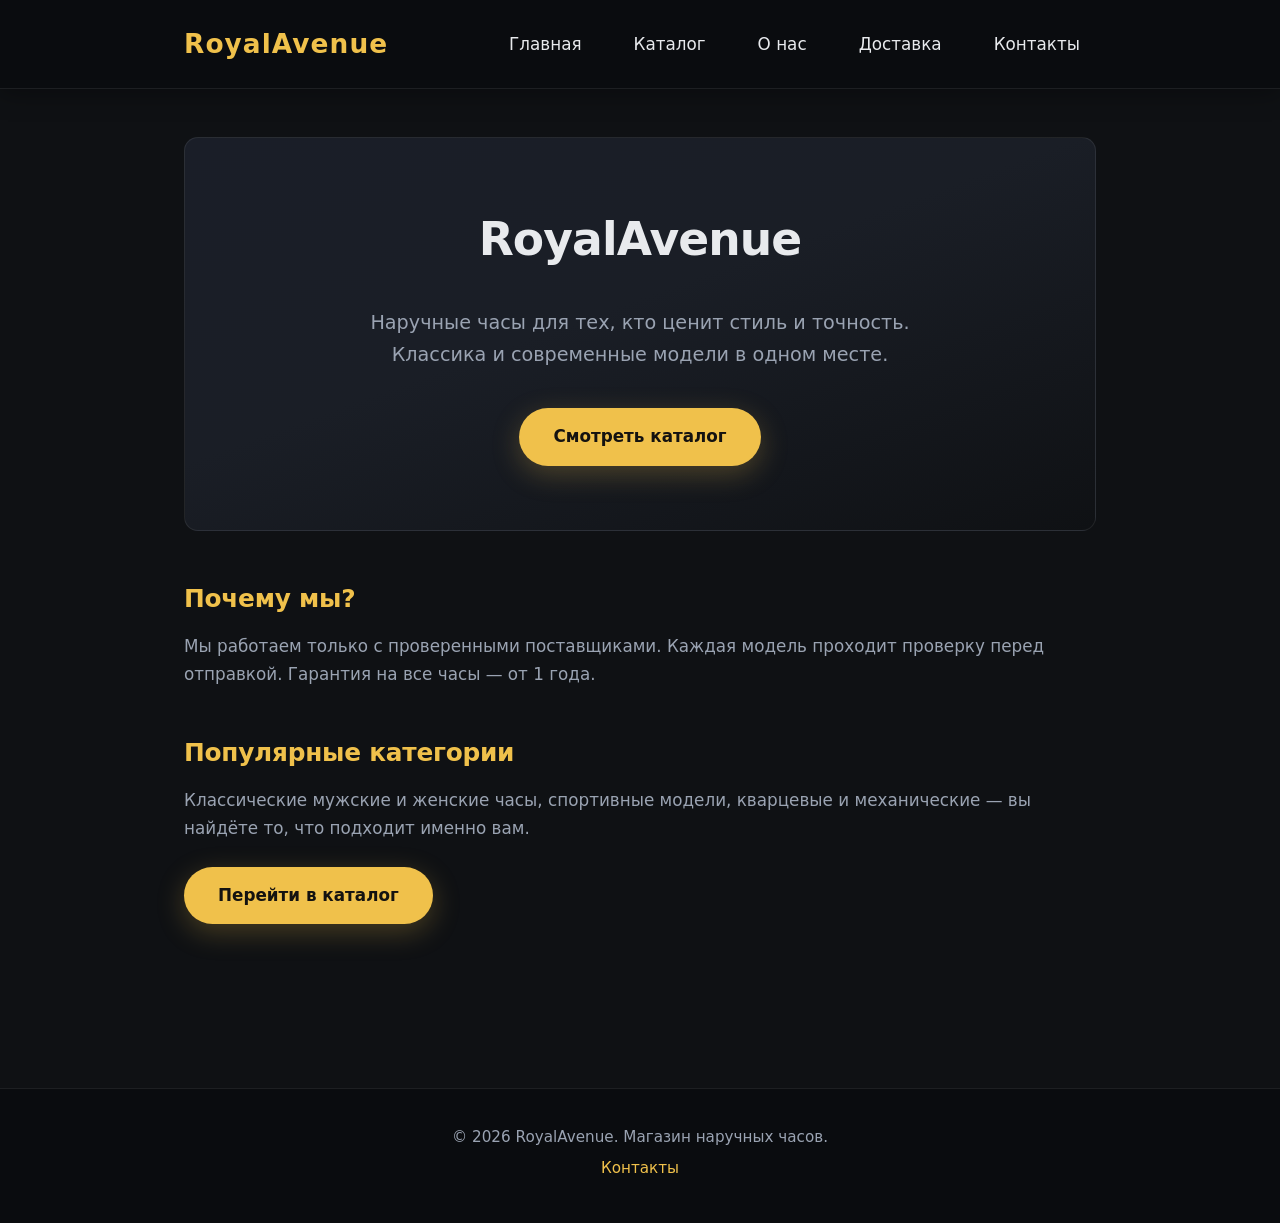
<file: index.html>
<!DOCTYPE html>
<html lang="ru">
<head>
  <meta charset="UTF-8">
  <meta name="viewport" content="width=device-width, initial-scale=1.0">
  <title>RoyalAvenue — Магазин наручных часов</title>
  <link rel="stylesheet" href="styles.css">
</head>
<body>
  <header>
    <div class="container">
      <a href="index.html" class="logo">RoyalAvenue</a>
      <nav>
        <ul>
          <li><a href="index.html">Главная</a></li>
          <li><a href="catalog.html">Каталог</a></li>
          <li><a href="about.html">О нас</a></li>
          <li><a href="delivery.html">Доставка</a></li>
          <li><a href="contacts.html">Контакты</a></li>
        </ul>
      </nav>
    </div>
  </header>

  <main>
    <div class="container">
      <section class="hero fade-on-load">
        <h1>RoyalAvenue</h1>
        <p>Наручные часы для тех, кто ценит стиль и точность. Классика и современные модели в одном месте.</p>
        <a href="catalog.html" class="btn">Смотреть каталог</a>
      </section>

      <section class="section fade-in">
        <h2>Почему мы?</h2>
        <p>Мы работаем только с проверенными поставщиками. Каждая модель проходит проверку перед отправкой. Гарантия на все часы — от 1 года.</p>
      </section>

      <section class="section fade-in">
        <h2>Популярные категории</h2>
        <p>Классические мужские и женские часы, спортивные модели, кварцевые и механические — вы найдёте то, что подходит именно вам.</p>
        <a href="catalog.html" class="btn">Перейти в каталог</a>
      </section>
    </div>
  </main>

  <footer>
    <div class="container">
      <p>© 2026 RoyalAvenue. Магазин наручных часов.</p>
      <p><a href="contacts.html">Контакты</a></p>
    </div>
  </footer>

  <script src="script.js"></script>
</body>
</html>
</file>
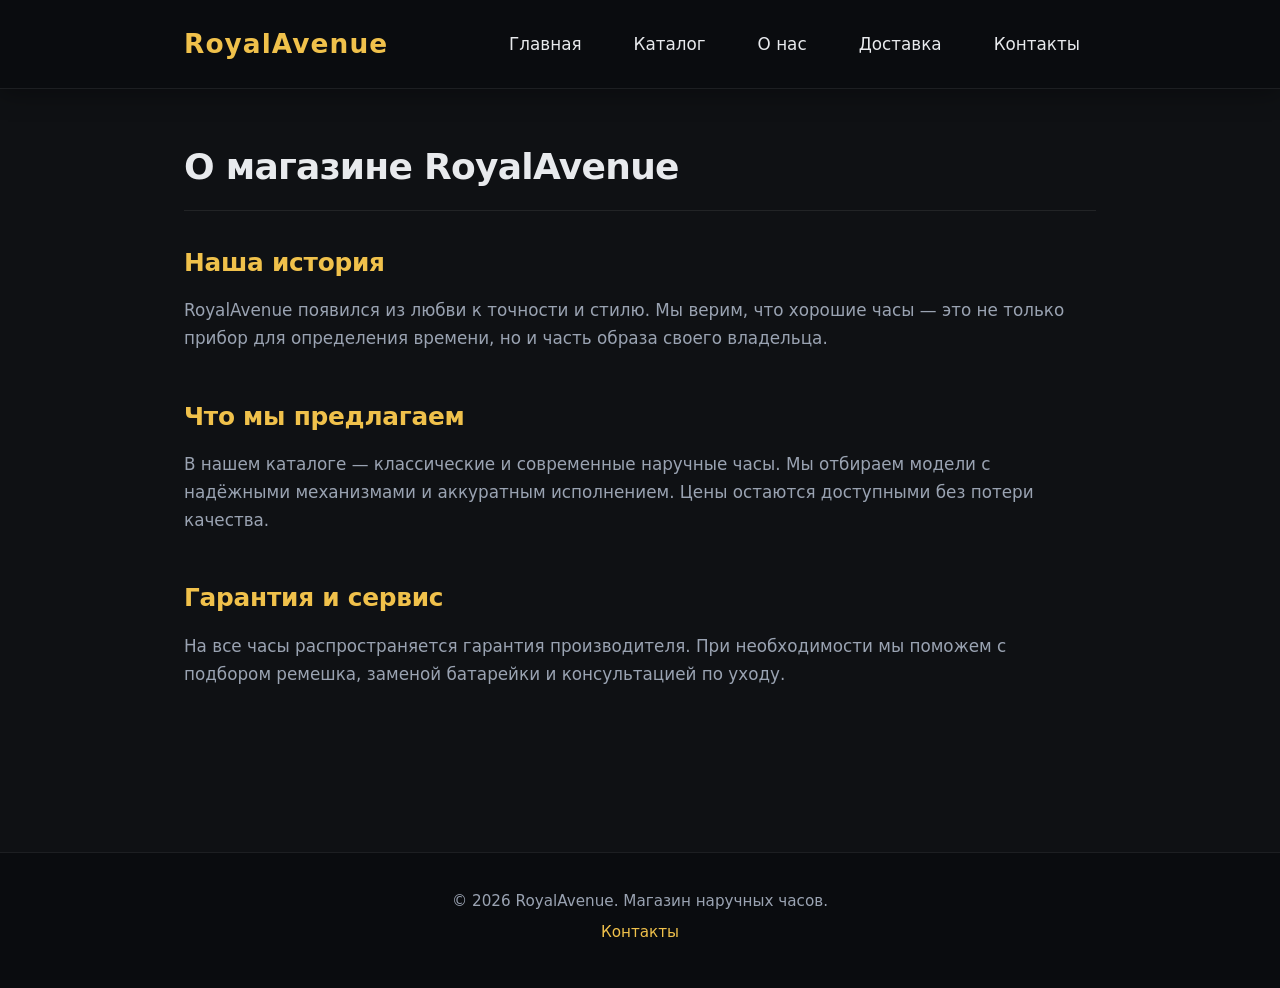
<file: about.html>
<!DOCTYPE html>
<html lang="ru">
<head>
  <meta charset="UTF-8">
  <meta name="viewport" content="width=device-width, initial-scale=1.0">
  <title>О нас — RoyalAvenue</title>
  <link rel="stylesheet" href="styles.css">
</head>
<body>
  <header>
    <div class="container">
      <a href="index.html" class="logo">RoyalAvenue</a>
      <nav>
        <ul>
          <li><a href="index.html">Главная</a></li>
          <li><a href="catalog.html">Каталог</a></li>
          <li><a href="about.html">О нас</a></li>
          <li><a href="delivery.html">Доставка</a></li>
          <li><a href="contacts.html">Контакты</a></li>
        </ul>
      </nav>
    </div>
  </header>

  <main>
    <div class="container">
      <h1 class="fade-on-load">О магазине RoyalAvenue</h1>

      <section class="section fade-in">
        <h2>Наша история</h2>
        <p>RoyalAvenue появился из любви к точности и стилю. Мы верим, что хорошие часы — это не только прибор для определения времени, но и часть образа своего владельца.</p>
      </section>

      <section class="section fade-in">
        <h2>Что мы предлагаем</h2>
        <p>В нашем каталоге — классические и современные наручные часы. Мы отбираем модели с надёжными механизмами и аккуратным исполнением. Цены остаются доступными без потери качества.</p>
      </section>

      <section class="section fade-in">
        <h2>Гарантия и сервис</h2>
        <p>На все часы распространяется гарантия производителя. При необходимости мы поможем с подбором ремешка, заменой батарейки и консультацией по уходу.</p>
      </section>
    </div>
  </main>

  <footer>
    <div class="container">
      <p>© 2026 RoyalAvenue. Магазин наручных часов.</p>
      <p><a href="contacts.html">Контакты</a></p>
    </div>
  </footer>

  <script src="script.js"></script>
</body>
</html>
</file>
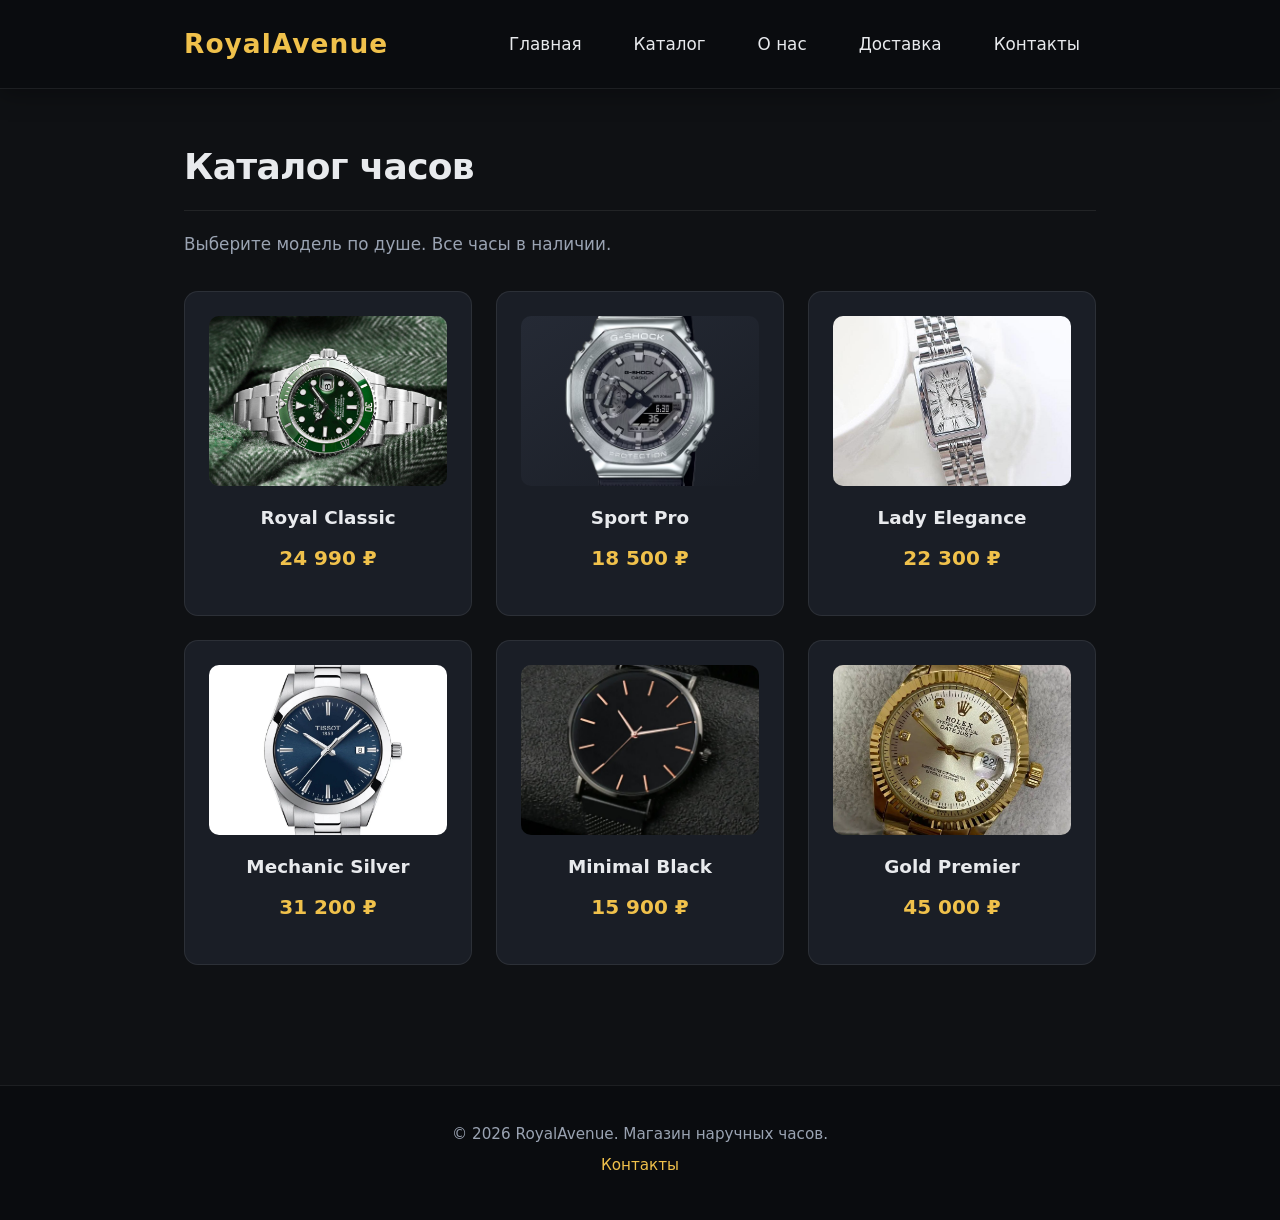
<file: catalog.html>
<!DOCTYPE html>
<html lang="ru">
<head>
  <meta charset="UTF-8">
  <meta name="viewport" content="width=device-width, initial-scale=1.0">
  <title>Каталог — RoyalAvenue</title>
  <link rel="stylesheet" href="styles.css">
</head>
<body>
  <header>
    <div class="container">
      <a href="index.html" class="logo">RoyalAvenue</a>
      <nav>
        <ul>
          <li><a href="index.html">Главная</a></li>
          <li><a href="catalog.html">Каталог</a></li>
          <li><a href="about.html">О нас</a></li>
          <li><a href="delivery.html">Доставка</a></li>
          <li><a href="contacts.html">Контакты</a></li>
        </ul>
      </nav>
    </div>
  </header>

  <main>
    <div class="container">
      <h1 class="fade-on-load">Каталог часов</h1>
      <p class="fade-on-load delay-1">Выберите модель по душе. Все часы в наличии.</p>

      
      <div class="watch-grid">
        <div class="watch-card fade-in">
          <img class="watch-photo" src="static/rolex.jpg" alt="Royal Classic">
          <h3>Royal Classic</h3>
          <p class="price">24 990 ₽</p>
        </div>
        <div class="watch-card fade-in">
          <img class="watch-photo" src="static/casio.png" alt="Sport Pro">
          <h3>Sport Pro</h3>
          <p class="price">18 500 ₽</p>
        </div>
        <div class="watch-card fade-in">
          <img class="watch-photo" src="static/women.jpg" alt="Lady Elegance">
          <h3>Lady Elegance</h3>
          <p class="price">22 300 ₽</p>
        </div>
        <div class="watch-card fade-in">
          <img class="watch-photo" src="static/tissot.jpeg" alt="Mechanic Silver">
          <h3>Mechanic Silver</h3>
          <p class="price">31 200 ₽</p>
        </div>
        <div class="watch-card fade-in">
          <img class="watch-photo" src="static/black.jpeg" alt="Minimal Black">
          <h3>Minimal Black</h3>
          <p class="price">15 900 ₽</p>
        </div>
        <div class="watch-card fade-in">
          <img class="watch-photo" src="static/gold.webp" alt="Gold Premier">
          <h3>Gold Premier</h3>
          <p class="price">45 000 ₽</p>
        </div>
      </div>
    </div>
  </main>

  <footer>
    <div class="container">
      <p>© 2026 RoyalAvenue. Магазин наручных часов.</p>
      <p><a href="contacts.html">Контакты</a></p>
    </div>
  </footer>

  <script src="script.js"></script>
</body>
</html>
</file>
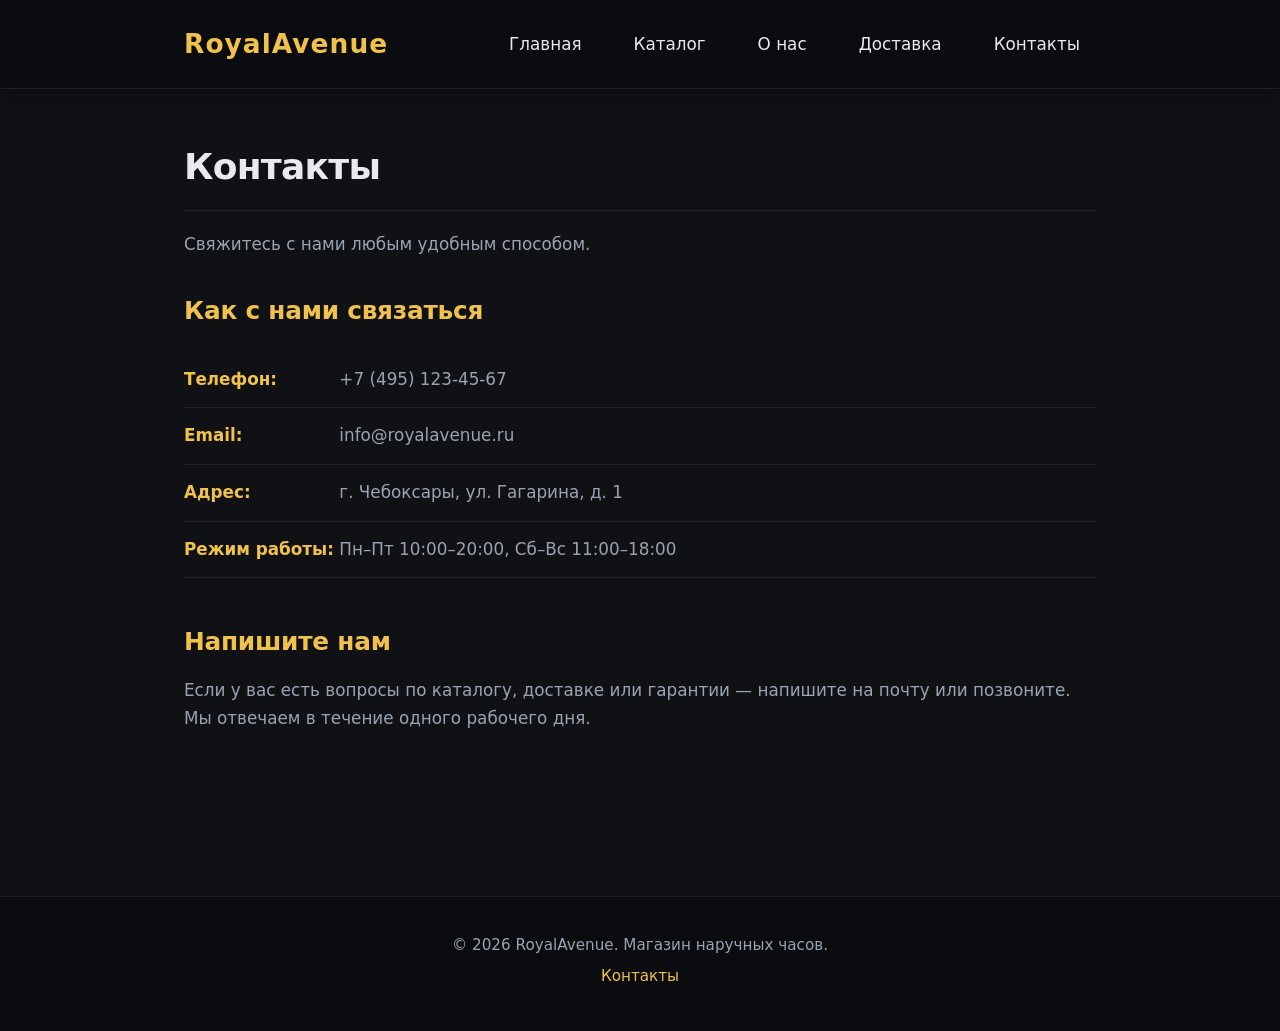
<file: contacts.html>
<!DOCTYPE html>
<html lang="ru">
<head>
  <meta charset="UTF-8">
  <meta name="viewport" content="width=device-width, initial-scale=1.0">
  <title>Контакты — RoyalAvenue</title>
  <link rel="stylesheet" href="styles.css">
</head>
<body>
  <header>
    <div class="container">
      <a href="index.html" class="logo">RoyalAvenue</a>
      <nav>
        <ul>
          <li><a href="index.html">Главная</a></li>
          <li><a href="catalog.html">Каталог</a></li>
          <li><a href="about.html">О нас</a></li>
          <li><a href="delivery.html">Доставка</a></li>
          <li><a href="contacts.html">Контакты</a></li>
        </ul>
      </nav>
    </div>
  </header>

  <main>
    <div class="container">
      <h1 class="fade-on-load">Контакты</h1>
      <p class="fade-on-load delay-1">Свяжитесь с нами любым удобным способом.</p>

      <section class="section fade-in">
        <h2>Как с нами связаться</h2>
        <ul class="contact-list">
          <li><strong>Телефон:</strong> +7 (495) 123-45-67</li>
          <li><strong>Email:</strong> info@royalavenue.ru</li>
          <li><strong>Адрес:</strong> г. Чебоксары, ул. Гагарина, д. 1</li>
          <li><strong>Режим работы:</strong> Пн–Пт 10:00–20:00, Сб–Вс 11:00–18:00</li>
        </ul>
      </section>

      <section class="section fade-in">
        <h2>Напишите нам</h2>
        <p>Если у вас есть вопросы по каталогу, доставке или гарантии — напишите на почту или позвоните. Мы отвечаем в течение одного рабочего дня.</p>
      </section>
    </div>
  </main>

  <footer>
    <div class="container">
      <p>© 2026 RoyalAvenue. Магазин наручных часов.</p>
      <p><a href="contacts.html">Контакты</a></p>
    </div>
  </footer>

  <script src="script.js"></script>
</body>
</html>
</file>
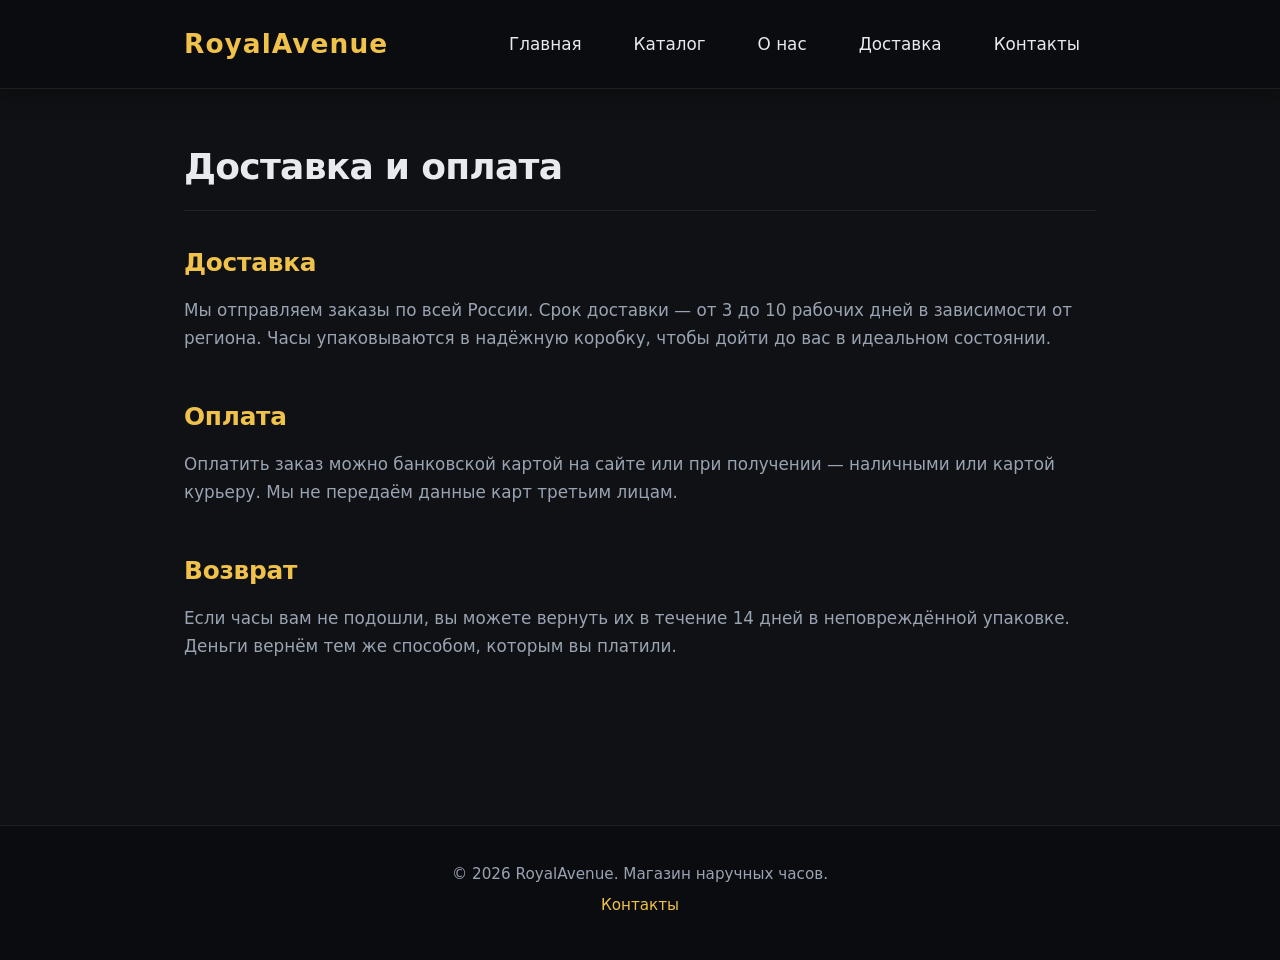
<file: delivery.html>
<!DOCTYPE html>
<html lang="ru">
<head>
  <meta charset="UTF-8">
  <meta name="viewport" content="width=device-width, initial-scale=1.0">
  <title>Доставка и оплата — RoyalAvenue</title>
  <link rel="stylesheet" href="styles.css">
</head>
<body>
  <header>
    <div class="container">
      <a href="index.html" class="logo">RoyalAvenue</a>
      <nav>
        <ul>
          <li><a href="index.html">Главная</a></li>
          <li><a href="catalog.html">Каталог</a></li>
          <li><a href="about.html">О нас</a></li>
          <li><a href="delivery.html">Доставка</a></li>
          <li><a href="contacts.html">Контакты</a></li>
        </ul>
      </nav>
    </div>
  </header>

  <main>
    <div class="container">
      <h1 class="fade-on-load">Доставка и оплата</h1>

      <section class="section fade-in">
        <h2>Доставка</h2>
        <p>Мы отправляем заказы по всей России. Срок доставки — от 3 до 10 рабочих дней в зависимости от региона. Часы упаковываются в надёжную коробку, чтобы дойти до вас в идеальном состоянии.</p>
      </section>

      <section class="section fade-in">
        <h2>Оплата</h2>
        <p>Оплатить заказ можно банковской картой на сайте или при получении — наличными или картой курьеру. Мы не передаём данные карт третьим лицам.</p>
      </section>

      <section class="section fade-in">
        <h2>Возврат</h2>
        <p>Если часы вам не подошли, вы можете вернуть их в течение 14 дней в неповреждённой упаковке. Деньги вернём тем же способом, которым вы платили.</p>
      </section>
    </div>
  </main>

  <footer>
    <div class="container">
      <p>© 2026 RoyalAvenue. Магазин наручных часов.</p>
      <p><a href="contacts.html">Контакты</a></p>
    </div>
  </footer>

  <script src="script.js"></script>
</body>
</html>
</file>
<file: styles.css>
/* RoyalAvenue — тёмная тема, простые переменные (удобно менять цвета) */
:root {
  --bg: #0f1114;
  --bg-card: #1a1e26;
  --bg-header: #0a0c0f;
  --text: #e8eaed;
  --text-muted: #9aa3b2;
  --accent: #f0c14b;
  --accent-soft: rgba(240, 193, 75, 0.15);
  --border: rgba(255, 255, 255, 0.08);
  --radius: 14px;
}

* {
  margin: 0;
  padding: 0;
  box-sizing: border-box;
}

body {
  font-family: system-ui, -apple-system, "Segoe UI", Roboto, sans-serif;
  font-size: 18px;
  line-height: 1.65;
  background-color: var(--bg);
  color: var(--text);
  min-height: 100vh;
}

/* Шапка */
header {
  background-color: var(--bg-header);
  padding: 22px 0;
  border-bottom: 1px solid var(--border);
  position: sticky;
  top: 0;
  z-index: 100;
  box-shadow: 0 4px 24px rgba(0, 0, 0, 0.35);
}

header .container {
  max-width: 960px;
  margin: 0 auto;
  padding: 0 24px;
  display: flex;
  justify-content: space-between;
  align-items: center;
  flex-wrap: wrap;
  gap: 16px;
}

.logo {
  font-size: 1.65rem;
  font-weight: 700;
  color: var(--accent);
  text-decoration: none;
  letter-spacing: 0.04em;
}

nav ul {
  list-style: none;
  display: flex;
  gap: 8px 20px;
  flex-wrap: wrap;
}

nav a {
  color: var(--text);
  text-decoration: none;
  font-size: 1.05rem;
  padding: 10px 16px;
  border-radius: 999px;
  transition: background-color 0.25s, color 0.25s;
}

nav a:hover {
  background-color: var(--accent-soft);
  color: var(--accent);
}

/* Контент */
.container {
  max-width: 960px;
  margin: 0 auto;
  padding: 0 24px;
}

main {
  padding: 48px 0 72px;
  min-height: 60vh;
}

h1 {
  font-size: 2.25rem;
  font-weight: 700;
  margin-bottom: 1.25rem;
  color: var(--text);
  letter-spacing: -0.02em;
  border-bottom: 1px solid var(--border);
  padding-bottom: 14px;
}

h2 {
  font-size: 1.55rem;
  font-weight: 600;
  margin: 2rem 0 0.85rem;
  color: var(--accent);
  letter-spacing: -0.01em;
}

p {
  margin-bottom: 1rem;
  color: var(--text-muted);
  font-size: 1.05rem;
}

/* Главная — баннер */
.hero {
  text-align: center;
  padding: 4rem 1.75rem;
  background: linear-gradient(160deg, #1a1e28 0%, var(--bg-card) 45%, var(--bg) 100%);
  border-radius: var(--radius);
  margin-bottom: 3rem;
  border: 1px solid var(--border);
}

.hero h1 {
  border: none;
  font-size: clamp(2.25rem, 5vw, 2.85rem);
  margin-bottom: 1rem;
  color: var(--text);
}

.hero p {
  font-size: 1.2rem;
  max-width: 34rem;
  margin: 0 auto 1.75rem;
  line-height: 1.7;
}

.btn {
  display: inline-block;
  background-color: var(--accent);
  color: #141210;
  padding: 15px 34px;
  text-decoration: none;
  border-radius: 999px;
  font-weight: 700;
  font-size: 1.05rem;
  margin-top: 8px;
  transition: background-color 0.25s, transform 0.25s, box-shadow 0.25s;
  box-shadow: 0 8px 28px rgba(240, 193, 75, 0.25);
}

.btn:hover {
  background-color: #ffd060;
  transform: scale(1.04);
  box-shadow: 0 12px 36px rgba(240, 193, 75, 0.35);
}

/* Каталог */
.watch-grid {
  display: grid;
  grid-template-columns: repeat(auto-fill, minmax(240px, 1fr));
  gap: 1.5rem;
  margin-top: 2rem;
}

.watch-card {
  background-color: var(--bg-card);
  border-radius: var(--radius);
  padding: 1.5rem;
  text-align: center;
  border: 1px solid var(--border);
  transition: transform 0.3s, box-shadow 0.3s, border-color 0.3s;
}

.watch-card:hover {
  transform: translateY(-6px);
  box-shadow: 0 16px 40px rgba(0, 0, 0, 0.45);
  border-color: rgba(240, 193, 75, 0.25);
}

/* Фото часов: файлы из папки static/ */
.watch-card .watch-photo {
  width: 100%;
  height: 170px;
  object-fit: cover;
  border-radius: 10px;
  margin-bottom: 1.1rem;
  display: block;
  background: linear-gradient(145deg, #252a35, #1a1e26);
}

.watch-card h3 {
  color: var(--text);
  font-size: 1.15rem;
  font-weight: 600;
  margin-bottom: 0.5rem;
}

.watch-card .price {
  color: var(--accent);
  font-size: 1.25rem;
  font-weight: 700;
}

.section {
  margin-bottom: 2.75rem;
}

/* Контакты */
.contact-list {
  list-style: none;
  margin-top: 1.25rem;
}

.contact-list li {
  padding: 14px 0;
  border-bottom: 1px solid var(--border);
  color: var(--text-muted);
  font-size: 1.05rem;
}

.contact-list li strong {
  color: var(--accent);
  display: inline-block;
  min-width: 150px;
  font-weight: 600;
}

/* Подвал */
footer {
  background-color: var(--bg-header);
  padding: 2.25rem 0;
  margin-top: 3rem;
  border-top: 1px solid var(--border);
  text-align: center;
}

footer p {
  margin-bottom: 6px;
  color: var(--text-muted);
  font-size: 0.95rem;
}

footer a {
  color: var(--accent);
  text-decoration: none;
}

footer a:hover {
  text-decoration: underline;
}

/* Анимации при скролле */
.fade-in {
  opacity: 0;
  transform: translateY(22px);
  transition: opacity 0.55s ease, transform 0.55s ease;
}

.fade-in.visible {
  opacity: 1;
  transform: translateY(0);
}

.fade-on-load {
  animation: fadeIn 0.85s ease-out forwards;
}

@keyframes fadeIn {
  from {
    opacity: 0;
    transform: translateY(18px);
  }
  to {
    opacity: 1;
    transform: translateY(0);
  }
}

.delay-1 { animation-delay: 0.12s; }
.delay-2 { animation-delay: 0.22s; }
.delay-3 { animation-delay: 0.32s; }
</file>
